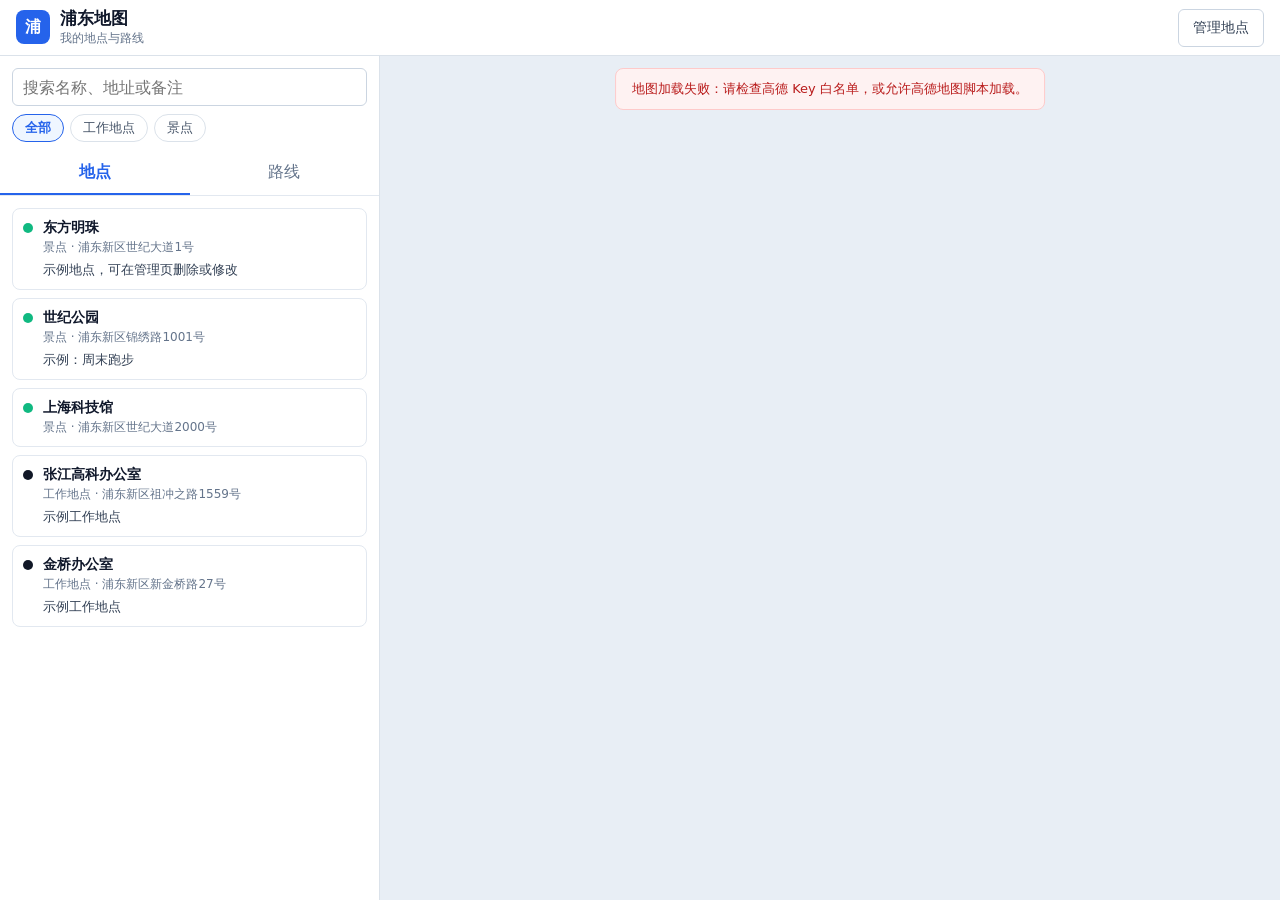
<file: index.html>
<!DOCTYPE html>
<html lang="zh-CN">
<head>
  <meta charset="UTF-8">
  <meta name="viewport" content="width=device-width, initial-scale=1.0">
  <title>浦东地图</title>
  <link rel="stylesheet" href="css/styles.css">
</head>
<body>
  <header class="topbar">
    <div class="brand">
      <div class="brand-mark">浦</div>
      <div>
        <h1>浦东地图</h1>
        <p>我的地点与路线</p>
      </div>
    </div>
    <div class="topbar-actions">
      <a class="btn btn-ghost" href="admin.html">管理地点</a>
    </div>
  </header>

  <main class="viewer">
    <aside class="panel">
      <div class="search-wrap">
        <input id="searchInput" class="input" type="search" placeholder="搜索名称、地址或备注">
      </div>
      <div id="categoryChips" class="chips"></div>
      <div class="tabs" role="tablist">
        <button class="tab active" data-tab="places" type="button">地点</button>
        <button class="tab" data-tab="route" type="button">路线</button>
      </div>
      <div id="placesTab" class="tab-panel active">
        <div id="placeList" class="place-list"></div>
      </div>
      <div id="routeTab" class="tab-panel">
        <div class="route-form">
          <label class="field-label" for="originSelect">出发</label>
          <select id="originSelect" class="input"></select>
          <label class="field-label" for="destSelect">到达</label>
          <select id="destSelect" class="input"></select>
          <div class="mode-row" id="modeRow">
            <button class="mode-btn active" data-mode="driving" type="button">驾车</button>
            <button class="mode-btn" data-mode="transit" type="button">公交</button>
            <button class="mode-btn" data-mode="riding" type="button">骑行</button>
          </div>
          <div class="route-actions">
            <button id="routeBtn" class="btn btn-primary" type="button">规划路线</button>
            <button id="clearRouteBtn" class="btn btn-ghost" type="button">清除</button>
          </div>
        </div>
        <div id="routeResult" class="route-result"></div>
      </div>
    </aside>
    <div class="map-wrap">
      <div id="map"></div>
      <div id="mapError" class="map-error" hidden>地图加载失败：请检查高德 Key 白名单，或允许高德地图脚本加载。</div>
    </div>
  </main>

  <script src="js/config.js"></script>
  <script src="js/common.js"></script>
  <script src="js/viewer.js"></script>
</body>
</html>
</file>
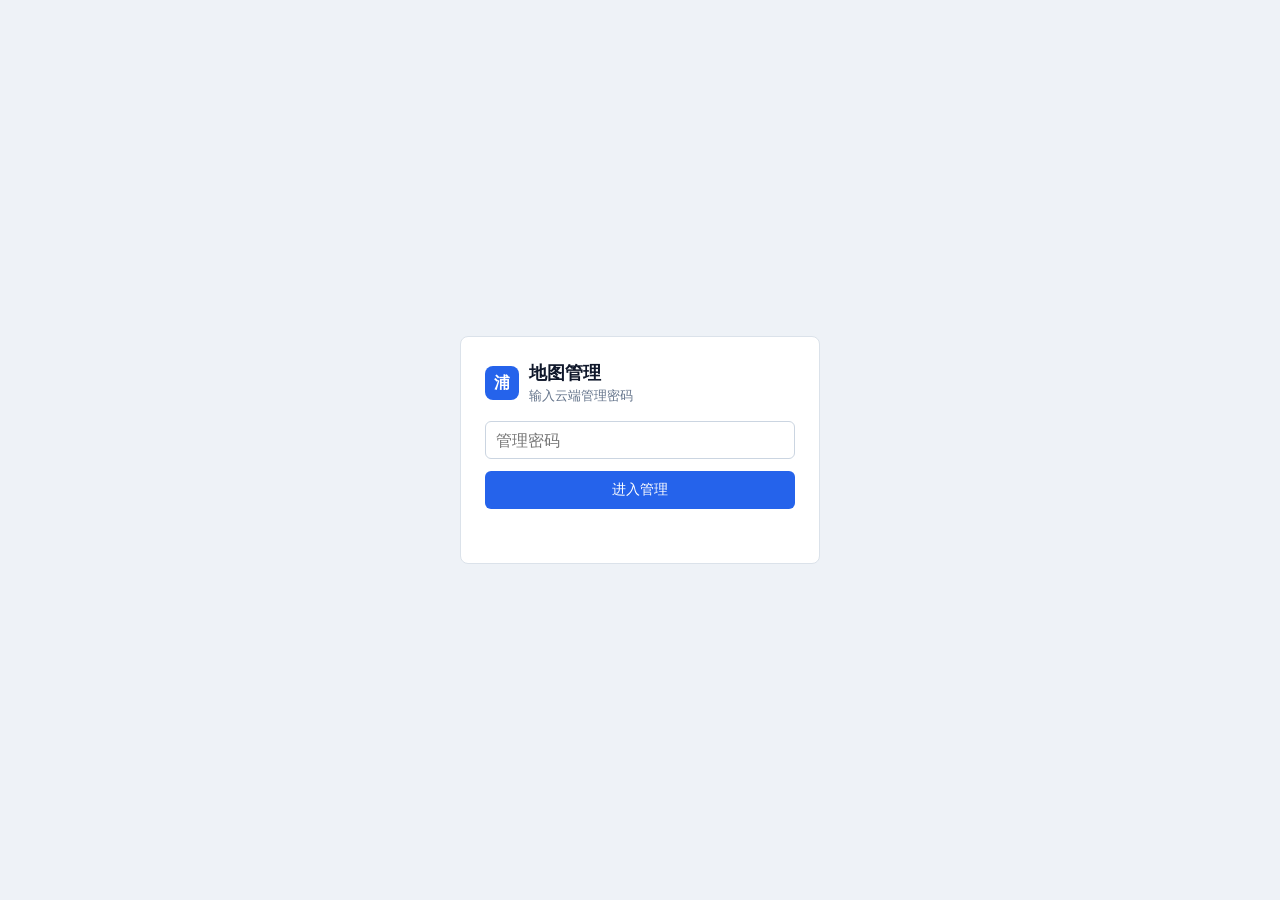
<file: admin.html>
<!DOCTYPE html>
<html lang="zh-CN">
<head>
  <meta charset="UTF-8">
  <meta name="viewport" content="width=device-width, initial-scale=1.0">
  <title>管理地点 - 浦东地图</title>
  <link rel="stylesheet" href="css/styles.css">
</head>
<body>
  <div id="loginScreen" class="login-screen">
    <form class="login-card" id="loginForm">
      <div class="login-title">
        <div class="brand-mark">浦</div>
        <div>
          <h1>地图管理</h1>
          <p id="loginHint">输入管理密码</p>
        </div>
      </div>
      <input id="loginPassword" class="input" type="password" placeholder="管理密码" autocomplete="current-password">
      <button class="btn btn-primary btn-block" type="submit">进入管理</button>
      <p id="loginError" class="error-text"></p>
    </form>
  </div>

  <div id="editor" class="editor" hidden>
    <header class="topbar">
      <div class="brand">
        <div class="brand-mark">浦</div>
        <div>
          <h1>管理地点</h1>
          <p>添加、修改你的地点和备注</p>
        </div>
      </div>
      <div class="topbar-actions">
        <span id="syncStatus" class="sync-status"></span>
        <button id="bulkBtn" class="btn btn-ghost" type="button">批量添加</button>
        <button id="exportBtn" class="btn btn-ghost" type="button">导出备份</button>
        <button id="importBtn" class="btn btn-ghost" type="button">导入备份</button>
        <button id="sampleBtn" class="btn btn-ghost" type="button">删除示例</button>
        <a class="btn btn-primary" href="index.html">查看地图</a>
      </div>
      <input type="file" id="fileInput" accept=".json" hidden>
    </header>

    <main class="admin-main">
      <section class="form-panel">
        <h2 id="formTitle">新增地点</h2>
        <div class="field">
          <label class="field-label" for="nameInput">名称</label>
          <input id="nameInput" class="input" placeholder="例如：世纪公园">
        </div>
        <div class="field">
          <span class="field-label">类型</span>
          <div class="radio-row">
            <label><input type="radio" name="placeType" value="place" id="typePlace" checked> 个人地点</label>
            <label><input type="radio" name="placeType" value="work" id="typeWork"> 工作地点</label>
          </div>
        </div>
        <div class="field">
          <label class="field-label" for="categoryInput">分类</label>
          <input id="categoryInput" class="input" list="categoryList" placeholder="例如：美食">
          <datalist id="categoryList"></datalist>
        </div>
        <div class="field">
          <span class="field-label">颜色</span>
          <div id="colorSwatches" class="swatches"></div>
        </div>
        <div class="field">
          <label class="field-label" for="addressInput">地址</label>
          <div class="inline-row">
            <input id="addressInput" class="input" placeholder="例如：浦东新区世纪大道1号">
            <button id="geocodeBtn" class="btn btn-ghost btn-small" type="button">定位</button>
          </div>
          <div id="placeResults" class="place-results"></div>
        </div>
        <div class="field">
          <label class="field-label" for="noteInput">备注</label>
          <textarea id="noteInput" class="input" rows="3" placeholder="写点自己的备注"></textarea>
        </div>
        <div class="field">
          <span class="field-label">图片</span>
          <div id="photoPreviews" class="photo-previews"></div>
          <label class="btn btn-ghost btn-small" id="photoLabel">
            选择图片
            <input id="photoInput" type="file" accept="image/*" multiple hidden>
          </label>
          <p id="photoHint" class="photo-hint"></p>
        </div>
        <div class="coord-line">
          <span id="coordText">坐标：未设置</span>
          <button id="pickBtn" class="btn btn-ghost btn-small" type="button">在地图上点选</button>
        </div>
        <div class="form-actions">
          <button id="saveBtn" class="btn btn-primary" type="button">保存地点</button>
          <button id="cancelBtn" class="btn btn-ghost" type="button" hidden>取消</button>
        </div>
      </section>
      <section class="map-panel">
        <div id="adminMap"></div>
      </section>
    </main>

    <section class="list-panel">
      <div class="list-head">
        <h2>全部地点 <span id="countText"></span></h2>
        <input id="adminSearch" class="input" type="search" placeholder="搜索地点">
      </div>
      <div id="adminList" class="admin-list"></div>
    </section>
  </div>

  <div id="bulkModal" class="modal" hidden>
    <div class="modal-card">
      <h2>批量添加</h2>
      <p class="modal-hint">每行一个地点：名称,地址,备注</p>
      <textarea id="bulkText" class="input" rows="8" placeholder="陆家嘴,浦东新区世纪大道1号,和朋友约饭&#10;世纪公园,浦东新区锦绣路1001号,周末跑步"></textarea>
      <p id="bulkProgress" class="bulk-progress"></p>
      <div class="modal-actions">
        <button id="bulkCancel" class="btn btn-ghost" type="button">取消</button>
        <button id="bulkOk" class="btn btn-primary" type="button">开始添加</button>
      </div>
    </div>
  </div>

  <div id="toast" class="toast" hidden></div>

  <script src="js/config.js"></script>
  <script src="js/common.js"></script>
  <script src="js/admin.js"></script>
</body>
</html>
</file>
<file: css/styles.css>
* {
  box-sizing: border-box;
}

[hidden] {
  display: none !important;
}

html,
body {
  margin: 0;
  padding: 0;
}

body {
  font-family: "PingFang SC", "Microsoft YaHei", system-ui, -apple-system, sans-serif;
  color: #0f172a;
  background: #f1f5f9;
}

button,
input,
select,
textarea {
  font: inherit;
}

button {
  cursor: pointer;
}

.input {
  width: 100%;
  min-height: 38px;
  padding: 8px 10px;
  border: 1px solid #cbd5e1;
  border-radius: 6px;
  background: #fff;
  color: #0f172a;
  outline: none;
}

.input:focus {
  border-color: #2563eb;
  box-shadow: 0 0 0 2px rgba(37, 99, 235, 0.15);
}

textarea.input {
  resize: vertical;
  line-height: 1.5;
}

.btn {
  display: inline-flex;
  align-items: center;
  justify-content: center;
  gap: 6px;
  min-height: 38px;
  padding: 8px 14px;
  border: 1px solid transparent;
  border-radius: 6px;
  font-size: 14px;
  white-space: nowrap;
  text-decoration: none;
  transition: background 0.15s, border-color 0.15s;
}

.btn-primary {
  background: #2563eb;
  color: #fff;
}

.btn-primary:hover {
  background: #1d4ed8;
}

.btn-ghost {
  background: #fff;
  border-color: #cbd5e1;
  color: #334155;
}

.btn-ghost:hover {
  background: #f8fafc;
  border-color: #94a3b8;
}

.btn-small {
  min-height: 30px;
  padding: 4px 10px;
  font-size: 13px;
}

.btn-block {
  width: 100%;
}

.btn-link {
  border: 0;
  background: none;
  color: #2563eb;
  padding: 0;
  font-size: inherit;
}

.topbar {
  display: flex;
  align-items: center;
  justify-content: space-between;
  gap: 12px;
  height: 56px;
  padding: 0 16px;
  background: #fff;
  border-bottom: 1px solid #dbe2ea;
}

.topbar-actions {
  display: flex;
  align-items: center;
  gap: 8px;
  overflow-x: auto;
  max-width: 100%;
}

.brand {
  display: flex;
  align-items: center;
  gap: 10px;
  min-width: 0;
}

.brand h1 {
  margin: 0;
  font-size: 17px;
  line-height: 1.2;
}

.brand p {
  margin: 2px 0 0;
  font-size: 12px;
  color: #64748b;
}

.brand-mark {
  display: flex;
  align-items: center;
  justify-content: center;
  width: 34px;
  height: 34px;
  border-radius: 8px;
  background: #2563eb;
  color: #fff;
  font-weight: 700;
  flex: 0 0 auto;
}

.viewer {
  display: grid;
  grid-template-columns: 380px 1fr;
  height: calc(100vh - 56px);
  position: relative;
}

.panel {
  display: flex;
  flex-direction: column;
  min-height: 0;
  background: #fff;
  border-right: 1px solid #dbe2ea;
  overflow: hidden;
}

.search-wrap {
  padding: 12px 12px 8px;
}

.chips {
  display: flex;
  flex-wrap: wrap;
  gap: 6px;
  padding: 0 12px 10px;
}

.chip {
  border: 1px solid #dbe2ea;
  background: #fff;
  color: #475569;
  border-radius: 999px;
  padding: 4px 12px;
  font-size: 13px;
}

.chip.active {
  background: #eff6ff;
  border-color: #2563eb;
  color: #2563eb;
  font-weight: 600;
}

.tabs {
  display: flex;
  border-bottom: 1px solid #e2e8f0;
}

.tab {
  flex: 1;
  padding: 10px;
  border: 0;
  background: none;
  color: #64748b;
  border-bottom: 2px solid transparent;
}

.tab.active {
  color: #2563eb;
  border-bottom-color: #2563eb;
  font-weight: 600;
}

.tab-panel {
  flex: 1;
  min-height: 0;
  overflow-y: auto;
  padding: 12px;
  display: none;
}

.tab-panel.active {
  display: block;
}

.place-list {
  display: flex;
  flex-direction: column;
  gap: 8px;
}

.place-item,
.admin-item {
  display: flex;
  align-items: flex-start;
  gap: 10px;
  padding: 10px;
  border: 1px solid #e2e8f0;
  border-radius: 8px;
  background: #fff;
}

.place-item {
  cursor: pointer;
}

.place-item:hover {
  border-color: #94a3b8;
  background: #f8fafc;
}

.admin-item .btn {
  flex: 0 0 auto;
}

.place-main,
.admin-main {
  flex: 1;
  min-width: 0;
}

.place-name {
  font-weight: 600;
  font-size: 14px;
  overflow-wrap: anywhere;
}

.place-meta {
  margin-top: 2px;
  font-size: 12px;
  color: #64748b;
  overflow-wrap: anywhere;
}

.place-note {
  margin-top: 5px;
  font-size: 13px;
  color: #334155;
  white-space: pre-wrap;
  overflow-wrap: anywhere;
}

.dot {
  width: 10px;
  height: 10px;
  border-radius: 50%;
  flex: 0 0 auto;
  margin-top: 4px;
}

.empty {
  padding: 24px 12px;
  text-align: center;
  color: #94a3b8;
  font-size: 14px;
}

.map-wrap {
  position: relative;
  min-width: 0;
  min-height: 0;
}

#map,
#adminMap {
  width: 100%;
  height: 100%;
  background: #e8eef5;
}

.map-error {
  position: absolute;
  top: 12px;
  left: 50%;
  transform: translateX(-50%);
  z-index: 10;
  background: #fef2f2;
  color: #b91c1c;
  border: 1px solid #fecaca;
  border-radius: 8px;
  padding: 10px 16px;
  font-size: 13px;
  max-width: 90%;
  line-height: 1.5;
  text-align: center;
}

.route-form {
  display: flex;
  flex-direction: column;
  gap: 8px;
}

.field-label {
  display: block;
  margin-bottom: 4px;
  font-size: 13px;
  color: #475569;
  font-weight: 600;
}

.mode-row {
  display: grid;
  grid-template-columns: repeat(3, 1fr);
  gap: 6px;
}

.mode-btn {
  padding: 8px 0;
  border: 1px solid #cbd5e1;
  border-radius: 6px;
  background: #fff;
  color: #475569;
}

.mode-btn.active {
  background: #2563eb;
  border-color: #2563eb;
  color: #fff;
  font-weight: 600;
}

.route-actions {
  display: flex;
  gap: 8px;
  margin-top: 2px;
}

.route-result {
  margin-top: 12px;
}

.route-loading {
  padding: 12px;
  color: #64748b;
  font-size: 13px;
}

.route-summary {
  border: 1px solid #dbe2ea;
  border-radius: 8px;
  padding: 12px;
  background: #f8fafc;
}

.route-mode {
  font-size: 12px;
  color: #64748b;
  margin-bottom: 4px;
}

.route-stats {
  display: flex;
  align-items: baseline;
  gap: 12px;
  margin-bottom: 8px;
}

.route-stats b {
  font-size: 18px;
  color: #0f172a;
}

.route-stats span {
  font-size: 14px;
  color: #475569;
}

.route-lines {
  font-size: 13px;
  color: #334155;
  margin-bottom: 8px;
}

.route-steps {
  margin: 8px 0 0;
  padding-left: 20px;
  font-size: 13px;
  color: #334155;
  line-height: 1.7;
}

.more-steps {
  color: #64748b;
}

.iw {
  min-width: 190px;
  max-width: 260px;
  font-size: 13px;
}

.iw-head {
  display: flex;
  align-items: center;
  gap: 8px;
  font-size: 15px;
  margin-bottom: 4px;
}

.iw-tag {
  display: inline-block;
  font-size: 12px;
  color: #2563eb;
  background: #eff6ff;
  border-radius: 4px;
  padding: 1px 8px;
  margin-bottom: 4px;
}

.iw-addr {
  color: #64748b;
  margin: 4px 0;
  overflow-wrap: anywhere;
}

.iw-note {
  color: #334155;
  margin: 6px 0;
  white-space: pre-wrap;
  overflow-wrap: anywhere;
}

.iw-photos {
  display: grid;
  grid-template-columns: repeat(2, 1fr);
  gap: 6px;
  margin: 8px 0 2px;
}

.iw-photos img {
  width: 100%;
  height: 90px;
  object-fit: cover;
  border-radius: 6px;
  border: 1px solid #e2e8f0;
  display: block;
}

.iw-actions {
  display: flex;
  flex-wrap: wrap;
  gap: 8px;
  margin-top: 10px;
}

.pin {
  width: 26px;
  height: 26px;
  border-radius: 50% 50% 50% 4px;
  background: var(--pin-color, #2563eb);
  border: 2px solid #fff;
  box-shadow: 0 2px 6px rgba(15, 23, 42, 0.35);
  transform: rotate(-45deg);
  display: flex;
  align-items: center;
  justify-content: center;
}

.pin span {
  transform: rotate(45deg);
  color: #fff;
  font-size: 12px;
  font-weight: 700;
}

.pin.work {
  border-radius: 6px;
  transform: none;
}

.pin.work span {
  transform: none;
}

/* 管理页 */
.login-screen {
  min-height: 100vh;
  display: flex;
  align-items: center;
  justify-content: center;
  padding: 20px;
  background: #eef2f7;
}

.login-card {
  width: 100%;
  max-width: 360px;
  background: #fff;
  border: 1px solid #dbe2ea;
  border-radius: 8px;
  padding: 24px;
  display: flex;
  flex-direction: column;
  gap: 12px;
}

.login-title {
  display: flex;
  align-items: center;
  gap: 10px;
  margin-bottom: 4px;
}

.login-title h1 {
  margin: 0;
  font-size: 18px;
}

.login-title p {
  margin: 2px 0 0;
  font-size: 13px;
  color: #64748b;
}

.error-text {
  margin: 0;
  color: #dc2626;
  font-size: 13px;
  min-height: 18px;
}

.editor {
  min-height: 100vh;
}

.admin-main {
  display: grid;
  grid-template-columns: 400px 1fr;
}

.form-panel {
  background: #fff;
  border-right: 1px solid #dbe2ea;
  padding: 16px;
  max-height: calc(100vh - 56px);
  overflow-y: auto;
}

.form-panel h2 {
  margin: 0 0 14px;
  font-size: 16px;
}

.field {
  margin-bottom: 14px;
}

.radio-row {
  display: flex;
  gap: 18px;
  padding-top: 4px;
  font-size: 14px;
}

.radio-row label {
  display: inline-flex;
  align-items: center;
  gap: 5px;
  cursor: pointer;
}

.inline-row {
  display: flex;
  gap: 8px;
}

.inline-row .input {
  flex: 1;
  min-width: 0;
}

.place-results {
  margin-top: 6px;
  max-height: 220px;
  overflow-y: auto;
  border: 1px solid #dbe2ea;
  border-radius: 6px;
  background: #fff;
}

.place-result {
  display: flex;
  flex-direction: column;
  gap: 2px;
  width: 100%;
  padding: 8px 10px;
  border: 0;
  border-bottom: 1px solid #eef2f7;
  background: none;
  text-align: left;
  cursor: pointer;
}

.place-result:last-child {
  border-bottom: 0;
}

.place-result:hover {
  background: #f1f5f9;
}

.place-result-name {
  font-size: 14px;
  color: #0f172a;
  font-weight: 600;
  overflow-wrap: anywhere;
}

.place-result-addr {
  font-size: 12px;
  color: #64748b;
  overflow-wrap: anywhere;
}

.swatches {
  display: flex;
  flex-wrap: wrap;
  gap: 8px;
  padding-top: 4px;
}

.swatches.disabled {
  opacity: 0.55;
  pointer-events: none;
}

.swatch {
  width: 26px;
  height: 26px;
  border-radius: 50%;
  border: 3px solid transparent;
  padding: 0;
}

.swatch.active {
  border-color: #0f172a;
  box-shadow: 0 0 0 2px #fff inset;
}

.coord-line {
  display: flex;
  align-items: center;
  justify-content: space-between;
  gap: 8px;
  font-size: 13px;
  color: #475569;
  margin: 6px 0 14px;
  overflow-wrap: anywhere;
}

.photo-previews {
  display: flex;
  flex-wrap: wrap;
  gap: 8px;
  margin-bottom: 8px;
}

.photo-thumb {
  position: relative;
  width: 72px;
  height: 72px;
  border: 1px solid #dbe2ea;
  border-radius: 6px;
  overflow: hidden;
  background: #f1f5f9;
}

.photo-thumb img {
  width: 100%;
  height: 100%;
  object-fit: cover;
  display: block;
}

.photo-remove {
  position: absolute;
  top: 3px;
  right: 3px;
  width: 20px;
  height: 20px;
  padding: 0;
  border: 0;
  border-radius: 50%;
  background: rgba(15, 23, 42, 0.75);
  color: #fff;
  font-size: 14px;
  line-height: 1;
}

.photo-remove:hover {
  background: #dc2626;
}

.photo-hint {
  margin: 6px 0 0;
  font-size: 12px;
  color: #94a3b8;
}

.form-actions {
  display: flex;
  gap: 8px;
}

.map-panel {
  min-width: 0;
}

#adminMap {
  height: calc(100vh - 56px);
}

.list-panel {
  background: #fff;
  border-top: 1px solid #dbe2ea;
  padding: 16px;
}

.list-head {
  display: flex;
  align-items: center;
  justify-content: space-between;
  gap: 12px;
  margin-bottom: 12px;
}

.list-head h2 {
  margin: 0;
  font-size: 15px;
}

.list-head .input {
  max-width: 280px;
}

.admin-list {
  display: grid;
  grid-template-columns: repeat(auto-fill, minmax(320px, 1fr));
  gap: 10px;
}

.sync-status {
  font-size: 13px;
  color: #64748b;
  white-space: nowrap;
}

.modal {
  position: fixed;
  inset: 0;
  z-index: 50;
  display: flex;
  align-items: center;
  justify-content: center;
  padding: 16px;
  background: rgba(15, 23, 42, 0.45);
}

.modal-card {
  width: 100%;
  max-width: 520px;
  background: #fff;
  border-radius: 8px;
  padding: 20px;
}

.modal-card h2 {
  margin: 0 0 6px;
  font-size: 17px;
}

.modal-hint {
  margin: 0 0 12px;
  font-size: 13px;
  color: #64748b;
}

.bulk-progress {
  min-height: 18px;
  margin: 8px 0 0;
  font-size: 13px;
  color: #475569;
}

.modal-actions {
  display: flex;
  justify-content: flex-end;
  gap: 8px;
  margin-top: 12px;
}

.toast {
  position: fixed;
  left: 50%;
  bottom: 24px;
  transform: translateX(-50%);
  z-index: 100;
  background: #0f172a;
  color: #fff;
  border-radius: 8px;
  padding: 10px 18px;
  font-size: 14px;
  box-shadow: 0 8px 24px rgba(15, 23, 42, 0.25);
  max-width: 90%;
}

.toast.error {
  background: #dc2626;
}

@media (max-width: 860px) {
  .topbar {
    height: 52px;
    padding: 0 12px;
  }

  .viewer {
    display: block;
    height: calc(100vh - 52px);
  }

  .map-wrap {
    position: absolute;
    inset: 0;
  }

  .panel {
    position: fixed;
    left: 0;
    right: 0;
    bottom: 0;
    z-index: 20;
    max-height: 48vh;
    border-top: 1px solid #dbe2ea;
    border-right: 0;
    border-radius: 16px 16px 0 0;
    box-shadow: 0 -6px 24px rgba(15, 23, 42, 0.14);
  }

  .admin-main {
    grid-template-columns: 1fr;
  }

  .form-panel {
    max-height: none;
    border-right: 0;
    border-bottom: 1px solid #dbe2ea;
  }

  #adminMap {
    height: 52vh;
  }

  .list-head {
    flex-direction: column;
    align-items: stretch;
  }

  .list-head .input {
    max-width: none;
  }

  .admin-list {
    grid-template-columns: 1fr;
  }
}
</file>
